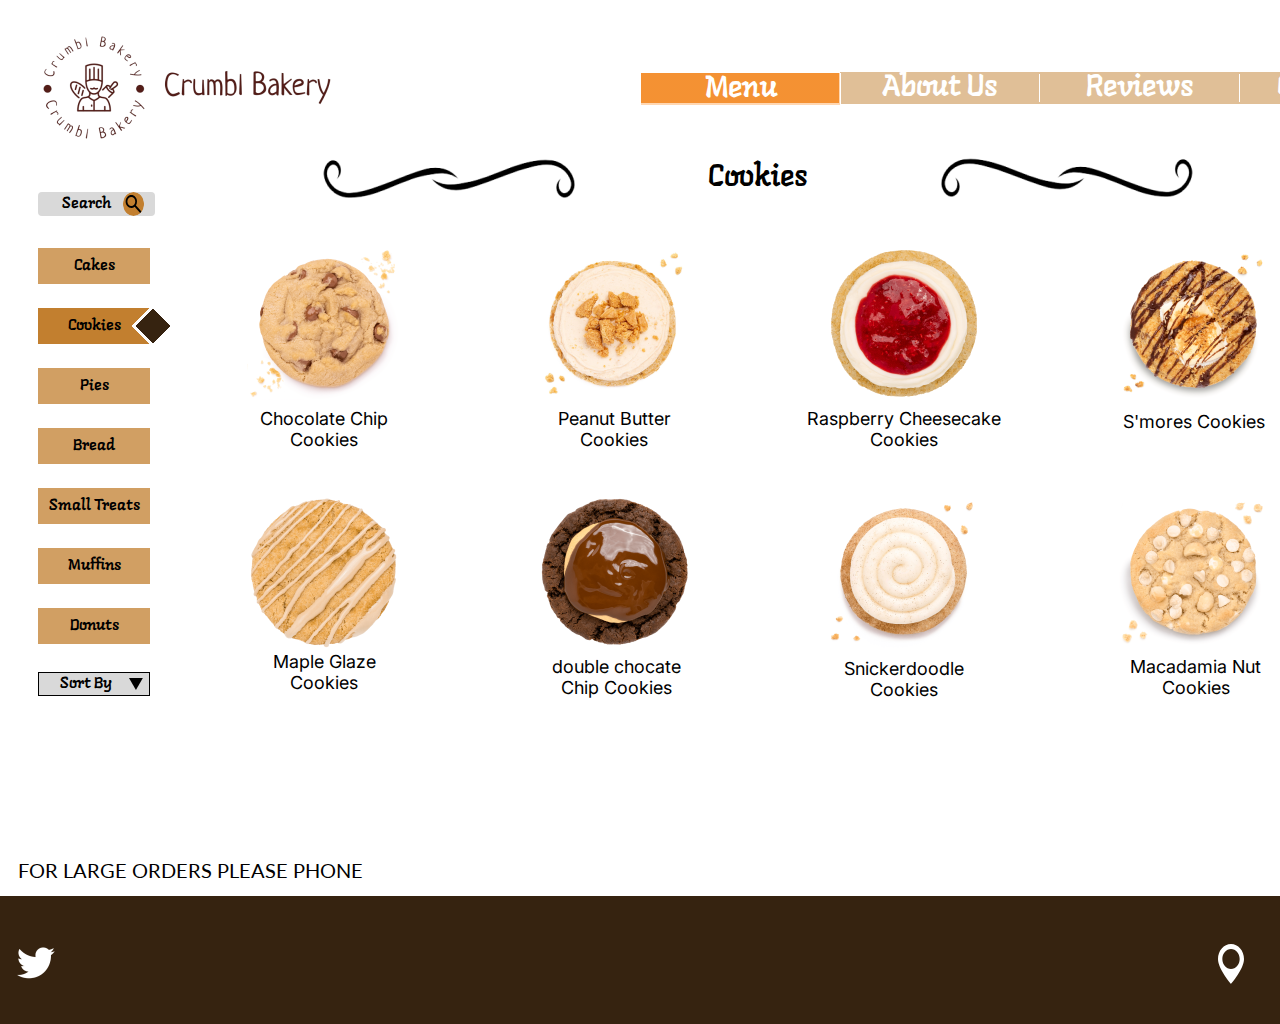
<file: index.html>
<!DOCTYPE html><html><head><meta charset="utf-8"><meta name="viewport" content="initial-scale=1, width=device-width"><link rel="stylesheet" href="CartOverlay.699e8e7e.css"><link rel="stylesheet" href="index.dc51c011.css"><link rel="stylesheet" href="https://fonts.googleapis.com/css2?family=Inter:wght@400&display=swap"><link rel="stylesheet" href="https://fonts.googleapis.com/css2?family=Langar:wght@400&display=swap"><link rel="stylesheet" href="https://fonts.googleapis.com/css2?family=Lato:wght@400;700&display=swap"></head><body> <div class="cookies-long"> <img class="cookies-long-child" alt src="rectangle-35@2x.75bf5446.png" id="rectangleImage"> <div class="cookies-long-item"></div> <img class="cookies-long-inner" alt src="rectangle-90@2x.84c500ff.png" id="rectangleIcon"> <img class="cookies-long-child1" alt src="rectangle-91@2x.714f5882.png" id="rectangleIcon1"> <div class="frame-group"> <div class="rectangle-parent2"> <div class="frame-child8"></div> <div class="menu">Menu</div> </div> <div class="rectangle-parent3"> <div class="frame-child9"></div> <div class="menu">About Us</div> </div> <div class="rectangle-parent4"> <div class="frame-child9"></div> <div class="reviews" id="reviewsText">Reviews</div> </div> <div class="rectangle-parent5"> <div class="frame-child11"></div> <div class="menu">CheckOut</div> </div> </div> <img class="material-symbolsphone-enabled-icon" alt src="materialsymbolsphoneenabledsharp.dbf5c6d5.svg"> <img class="vector-icon8" alt src="vector2.1e7bdae1.svg"> <img class="cookies-long-child2" alt src="rectangle-74@2x.6088aa4e.png"> <div class="cookies">Cookies</div> <img class="cookies-long-child3" alt src="rectangle-75@2x.11fafc10.png"> <div class="frame-container"> <div class="cakes-wrapper"> <div class="cakes">Cakes</div> </div> <div class="rectangle-parent6"> <div class="frame-child12"></div> <div class="cookies1">Cookies</div> <img class="polygon-icon" alt src="polygon-2.7a4f26f1.svg"> <div class="frame-child13"></div> <img class="frame-child14" alt src="polygon-3.efc0adae.svg"> </div> <div class="pies-wrapper"> <div class="cakes">Pies</div> </div> <div class="bread-wrapper"> <div class="cakes">Bread</div> </div> <div class="small-treats-wrapper"> <div class="cakes">Small Treats</div> </div> <div class="muffins-wrapper"> <div class="cakes">Muffins</div> </div> <div class="donuts-wrapper"> <div class="cakes">Donuts</div> </div> </div> <div class="cookies-long-child4"></div> <div class="search-wrapper"> <div class="search">Search</div> </div> <img class="material-symbolssearch-icon" alt src="materialsymbolssearch.10bcba28.svg"> <div class="rectangle-parent7"> <img class="frame-child15" alt src="rectangle-401@2x.df3ce5b0.png" id="rectangleImage3"> <div class="chocolate-chip-cookies-container"> <p class="chocolate-chip-cookies">Chocolate Chip Cookies</p> </div> </div> <div class="rectangle-parent8"> <img class="frame-child15" alt src="rectangle-411@2x.8a759814.png" id="rectangleImage4"> <div class="peanut-butter-cookies">Peanut Butter Cookies</div> </div> <div class="rectangle-parent9"> <img class="frame-child17" alt src="rectangle-421@2x.36fbc0b5.png"> <div class="raspberry-cheesecake-cookies"> Raspberry Cheesecake Cookies </div> </div> <div class="rectangle-parent10"> <img class="frame-child15" alt src="rectangle-431@2x.8f8e7a07.png"> <div class="smores-cookies">S'mores Cookies</div> </div> <div class="rectangle-parent11"> <img class="frame-child15" alt src="rectangle-92@2x.97fe4fab.png"> <div class="maple-glaze-cookies">Maple Glaze Cookies</div> </div> <div class="rectangle-parent12"> <img class="frame-child15" alt src="rectangle-94@2x.bf5e0e72.png"> <div class="double-chocate-chip">double chocate Chip Cookies</div> </div> <div class="rectangle-parent13"> <img class="frame-child15" alt src="rectangle-93@2x.b5fea7c4.png"> <div class="snickerdoodle-cookies">Snickerdoodle Cookies</div> </div> <div class="rectangle-parent14"> <img class="frame-child15" alt src="rectangle-95@2x.7bf73135.png"> <div class="macadamia-nut-cookies">Macadamia Nut Cookies</div> </div> <div class="for-large-orders">FOR LARGE ORDERS PLEASE PHONE</div> <div class="cookies-long-child5" id="rectangle8"></div> <div class="sort-by">Sort By</div> <img class="cookies-long-child6" alt src="polygon-7.f2474f09.svg"> <img class="material-symbolsshopping-cart-icon" alt src="materialsymbolsshoppingcartoutline.2925361c.svg" id="materialSymbolsshoppingCartIcon"> </div> <div id="cookiesOverlay2" class="popup-overlay" style="display:none"> <div class="cookies-overlay-2"> <img class="cookies-overlay-2-child" alt src="rectangle-106@2x.a44e58f8.png"> <div class="item-name-the-container"> <p class="item-name"> <b>Item name</b> </p> <p class="item-name"> <b>&nbsp;</b> </p> <p class="item-name"> The description of the item ex. chocolate cake with Oreo’s </p> <p class="item-name"> The ingredients of the item last ex. peanuts, milk, flour, chocolate </p> </div> <div class="add-to-cart-wrapper"> <div class="add-to-cart">add to cart</div> </div> <div class="item-price">$ 3.50</div> <div class="box-12-individual-container"> <p class="item-name">Box (12)</p> <p class="item-name">&nbsp;</p> <p class="item-name">Individual</p> </div> <div class="cookies-overlay-2-item"></div> <img class="cookies-overlay-2-inner" alt src="ellipse-7.97782b95.svg"> <div class="cookies-overlay-2-child1"></div> <div class="cookies-overlay-2-child2"></div> <div class="cookies-overlay-2-child3"></div> <div class="div4">1</div> <img class="icbaseline-minus-icon" alt src="icbaselineminus.3965eae6.svg"> <img class="icbaseline-plus-icon" alt src="icbaselineplus.48c7cc04.svg"> <img class="cookies-overlay-2-child4" alt src="rectangle-119@2x.21c37498.png"> <img class="cookies-overlay-2-child4" alt src="rectangle-119@2x.21c37498.png"> <b class="item-name-the-container"> <p class="item-name">Chocolate Chip Cookie</p> <p class="item-name">&nbsp;</p> </b> <div class="add-to-cart-wrapper"> <div class="add-to-cart">add to cart</div> </div> <div class="item-price">$ 1.00</div> <div class="box-12-individual-container"> <p class="item-name">Box (12)</p> <p class="item-name">&nbsp;</p> <p class="item-name">Individual</p> </div> <div class="cookies-overlay-2-item"></div> <img class="cookies-overlay-2-inner" alt src="ellipse-7.97782b95.svg"> <div class="cookies-overlay-2-child1"></div> <div class="cookies-overlay-2-child2"></div> <div class="cookies-overlay-2-child3"></div> <div class="div4">1</div> <img class="icbaseline-minus-icon" alt src="icbaselineminus.3965eae6.svg"> <img class="icbaseline-plus-icon" alt src="icbaselineplus.48c7cc04.svg"> <div class="cookies-overlay-2-child9"></div> </div> </div> <div id="frameContainer" class="popup-overlay" style="display:none"> <div class="rectangle-parent"> <div class="frame-child"></div> <div class="frame-item"></div> <div class="price-low-">Price Low - High</div> <div class="price-high-">Price High - Low</div> </div> </div> <div id="cartOverlayContainer" class="popup-overlay" style="display:none"> <div class="cart-overlay"> <div class="cart-overlay-child"></div> <div class="item-count"> <img class="tablertrash-x-filled-icon" alt src="tablertrashxfilled.dcddf50c.svg"> <img class="vector-icon" alt src="vector.1de5db73.svg"> <img class="vector-icon1" alt src="vector1.91e4d1bd.svg"> <div class="item-count-child"></div> <div class="div">3</div> </div> <div class="item-count1"> <img class="tablertrash-x-filled-icon" alt src="tablertrashxfilled.dcddf50c.svg"> <img class="vector-icon" alt src="vector.1de5db73.svg"> <img class="vector-icon1" alt src="vector1.91e4d1bd.svg"> <div class="item-count-child"></div> <div class="div">2</div> </div> <div class="item-count2"> <img class="tablertrash-x-filled-icon" alt src="tablertrashxfilled.dcddf50c.svg"> <img class="vector-icon" alt src="vector.1de5db73.svg"> <img class="vector-icon1" alt src="vector1.91e4d1bd.svg"> <div class="item-count-child"></div> <div class="div">1</div> </div> <div class="item-count3"> <img class="tablertrash-x-filled-icon" alt src="tablertrashxfilled.dcddf50c.svg"> <img class="vector-icon" alt src="vector.1de5db73.svg"> <img class="vector-icon1" alt src="vector1.91e4d1bd.svg"> <div class="item-count-child"></div> <div class="div">7</div> </div> <div class="rectangle-group"> <div class="frame-child1"></div> <img class="rectangle-icon" alt src="rectangle-41@2x.e80508c5.png"> <div class="item-1">Item 1</div> </div> <div class="frame-parent"> <div class="rectangle-container"> <div class="frame-child1"></div> <img class="rectangle-icon" alt src="rectangle-43@2x.1efe62dc.png"> <div class="item-2">Item 2</div> </div> <div class="check-out-wrapper"> <div class="check-out">Check-Out</div> </div> </div> <div class="frame-div"> <div class="frame-child1"></div> <img class="frame-child5" alt src="rectangle-42@2x.046e5b5a.png"> <div class="item-3">Item 3</div> </div> <div class="rectangle-parent1"> <div class="frame-child1"></div> <img class="frame-child7" alt src="rectangle-40@2x.1ca48ff1.png"> <div class="item-3">Item 4</div> </div> </div> </div> <script>var e=document.getElementById("rectangleImage");e&&e.addEventListener("click",function(e){});var t=document.getElementById("rectangleIcon");t&&t.addEventListener("click",function(){window.open("https://twitter.com/")});var n=document.getElementById("rectangleIcon1");n&&n.addEventListener("click",function(){window.open("https://www.instagram.com/")});var a=document.getElementById("reviewsText");a&&a.addEventListener("click",function(e){});var c=document.getElementById("rectangleImage3");c&&c.addEventListener("click",function(){var e=document.getElementById("cookiesOverlay2");if(e){var t=e.style;t&&(t.display="flex",t.zIndex=100,t.backgroundColor="rgba(113, 113, 113, 0.3)",t.alignItems="center",t.justifyContent="center"),e.setAttribute("closable","");var n=e.onClick||function(n){n.target===e&&e.hasAttribute("closable")&&(t.display="none")};e.addEventListener("click",n)}});var r=document.getElementById("rectangleImage4");r&&r.addEventListener("click",function(){var e=document.getElementById("cookiesOverlay2");if(e){var t=e.style;t&&(t.display="flex",t.zIndex=100,t.backgroundColor="rgba(113, 113, 113, 0.3)",t.alignItems="center",t.justifyContent="center"),e.setAttribute("closable","");var n=e.onClick||function(n){n.target===e&&e.hasAttribute("closable")&&(t.display="none")};e.addEventListener("click",n)}});var i=document.getElementById("rectangle8");i&&i.addEventListener("click",function(){var e=document.getElementById("frameContainer");if(e){var t=e.style;t&&(t.display="flex",t.zIndex=100,t.backgroundColor="rgba(113, 113, 113, 0.3)",t.alignItems="center",t.justifyContent="center"),e.setAttribute("closable","");var n=e.onClick||function(n){n.target===e&&e.hasAttribute("closable")&&(t.display="none")};e.addEventListener("click",n)}});var l=document.getElementById("materialSymbolsshoppingCartIcon");l&&l.addEventListener("click",function(){var e=document.getElementById("cartOverlayContainer");if(e){var t=e.style;t&&(t.display="flex",t.zIndex=100,t.backgroundColor="rgba(113, 113, 113, 0.3)",t.alignItems="center",t.justifyContent="center"),e.setAttribute("closable","");var n=e.onClick||function(n){n.target===e&&e.hasAttribute("closable")&&(t.display="none")};e.addEventListener("click",n)}});</script> </body></html>
</file>
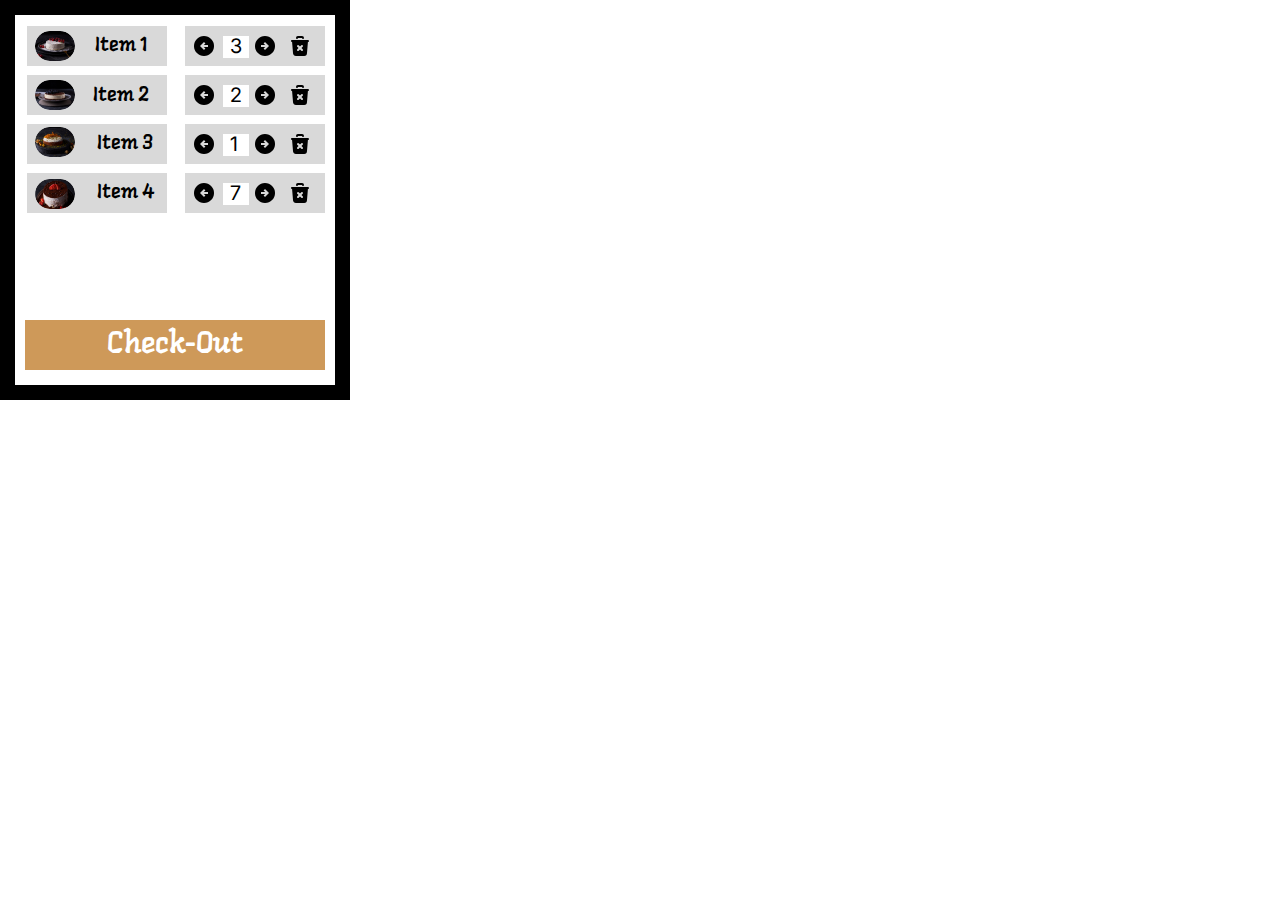
<file: CartOverlay.html>
<!DOCTYPE html><html><head><meta charset="utf-8"><meta name="viewport" content="initial-scale=1, width=device-width"><link rel="stylesheet" href="CartOverlay.699e8e7e.css"><link rel="stylesheet" href="CartOverlay.71318eb1.css"><link rel="stylesheet" href="https://fonts.googleapis.com/css2?family=Inter:wght@400&display=swap"><link rel="stylesheet" href="https://fonts.googleapis.com/css2?family=Langar:wght@400&display=swap"><link rel="stylesheet" href="https://fonts.googleapis.com/css2?family=Lato:wght@400;700&display=swap"></head><body> <div class="cart-overlay"> <div class="cart-overlay-child"></div> <div class="item-count"> <img class="tablertrash-x-filled-icon" alt src="tablertrashxfilled.dcddf50c.svg"> <img class="vector-icon" alt src="vector.1de5db73.svg"> <img class="vector-icon1" alt src="vector1.91e4d1bd.svg"> <div class="item-count-child"></div> <div class="div">3</div> </div> <div class="item-count1"> <img class="tablertrash-x-filled-icon" alt src="tablertrashxfilled.dcddf50c.svg"> <img class="vector-icon" alt src="vector.1de5db73.svg"> <img class="vector-icon1" alt src="vector1.91e4d1bd.svg"> <div class="item-count-child"></div> <div class="div">2</div> </div> <div class="item-count2"> <img class="tablertrash-x-filled-icon" alt src="tablertrashxfilled.dcddf50c.svg"> <img class="vector-icon" alt src="vector.1de5db73.svg"> <img class="vector-icon1" alt src="vector1.91e4d1bd.svg"> <div class="item-count-child"></div> <div class="div">1</div> </div> <div class="item-count3"> <img class="tablertrash-x-filled-icon" alt src="tablertrashxfilled.dcddf50c.svg"> <img class="vector-icon" alt src="vector.1de5db73.svg"> <img class="vector-icon1" alt src="vector1.91e4d1bd.svg"> <div class="item-count-child"></div> <div class="div">7</div> </div> <div class="rectangle-group"> <div class="frame-child1"></div> <img class="rectangle-icon" alt src="rectangle-41@2x.e80508c5.png"> <div class="item-1">Item 1</div> </div> <div class="frame-parent"> <div class="rectangle-container"> <div class="frame-child1"></div> <img class="rectangle-icon" alt src="rectangle-43@2x.1efe62dc.png"> <div class="item-2">Item 2</div> </div> <div class="check-out-wrapper"> <div class="check-out">Check-Out</div> </div> </div> <div class="frame-div"> <div class="frame-child1"></div> <img class="frame-child5" alt src="rectangle-42@2x.046e5b5a.png"> <div class="item-3">Item 3</div> </div> <div class="rectangle-parent1"> <div class="frame-child1"></div> <img class="frame-child7" alt src="rectangle-40@2x.1ca48ff1.png"> <div class="item-3">Item 4</div> </div> </div> </body></html>
</file>
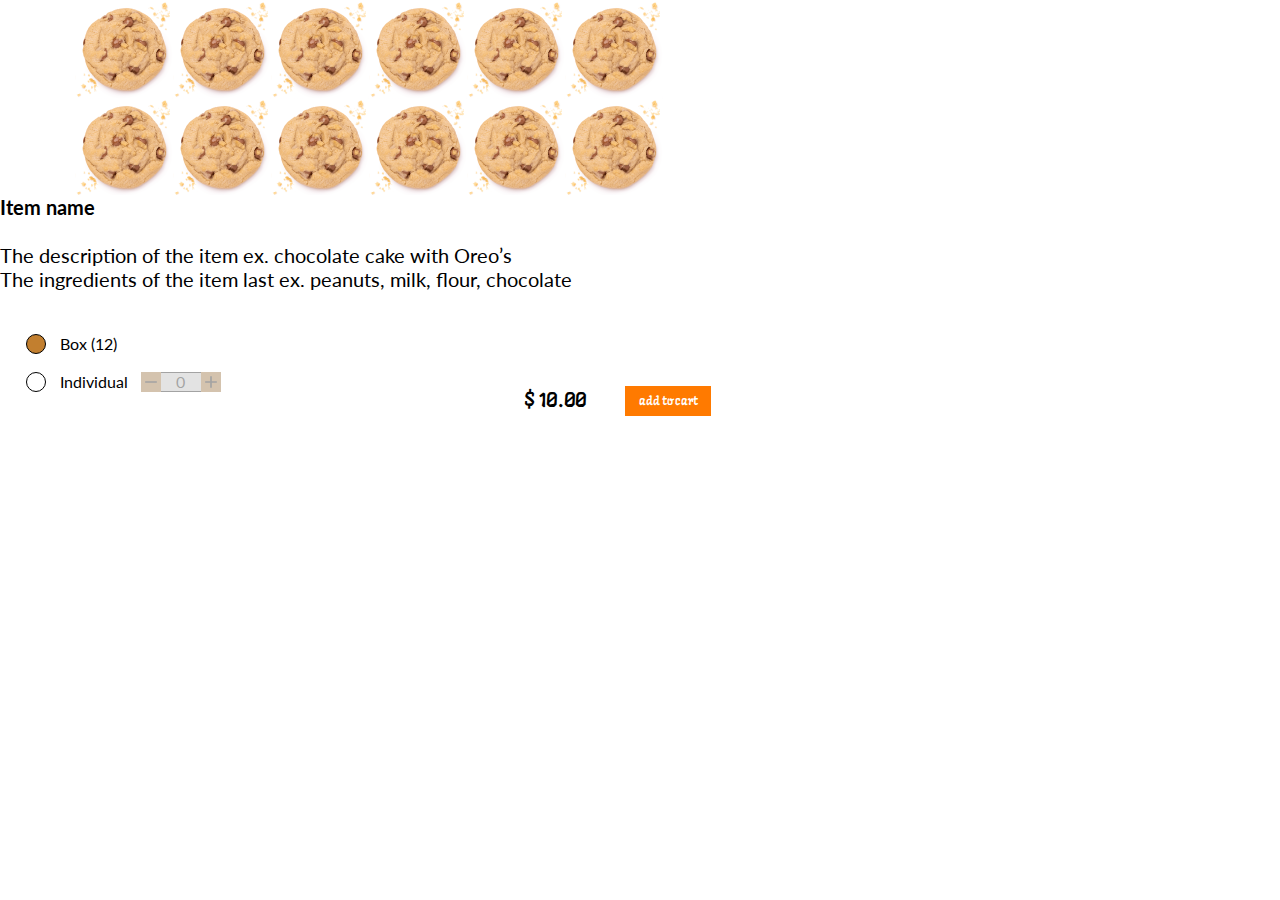
<file: CookiesOverlay.html>
<!DOCTYPE html><html><head><meta charset="utf-8"><meta name="viewport" content="initial-scale=1, width=device-width"><link rel="stylesheet" href="CartOverlay.699e8e7e.css"><link rel="stylesheet" href="CookiesOverlay.37e0294f.css"><link rel="stylesheet" href="https://fonts.googleapis.com/css2?family=Inter:wght@400&display=swap"><link rel="stylesheet" href="https://fonts.googleapis.com/css2?family=Langar:wght@400&display=swap"><link rel="stylesheet" href="https://fonts.googleapis.com/css2?family=Lato:wght@400;700&display=swap"></head><body> <div class="cookies-overlay"> <img class="cookies-overlay-child" alt src="rectangle-1061@2x.59f084f5.png"> <div class="item-name-the-container3"> <p class="item-name3"> <b>Item name</b> </p> <p class="item-name3"> <b>&nbsp;</b> </p> <p class="item-name3"> The description of the item ex. chocolate cake with Oreo’s </p> <p class="item-name3"> The ingredients of the item last ex. peanuts, milk, flour, chocolate </p> </div> <div class="add-to-cart-wrapper4"> <div class="add-to-cart6">add to cart</div> </div> <div class="item-price6">$ 10.00</div> <div class="box-12-individual-container6"> <p class="item-name3">Box (12)</p> <p class="item-name3">&nbsp;</p> <p class="item-name3">Individual</p> </div> <div class="cookies-overlay-item"></div> <img class="cookies-overlay-inner" alt src="ellipse-71.230fa7f4.svg"> <div class="cookies-overlay-child1"></div> <div class="cookies-overlay-child2"></div> <div class="cookies-overlay-child3"></div> <div class="div10">0</div> <img class="icbaseline-minus-icon6" alt src="icbaselineminus.3965eae6.svg"> <img class="icbaseline-plus-icon6" alt src="icbaselineplus.48c7cc04.svg"> <div class="cookies-overlay-child4"></div> <div class="chroma"></div> </div> </body></html>
</file>
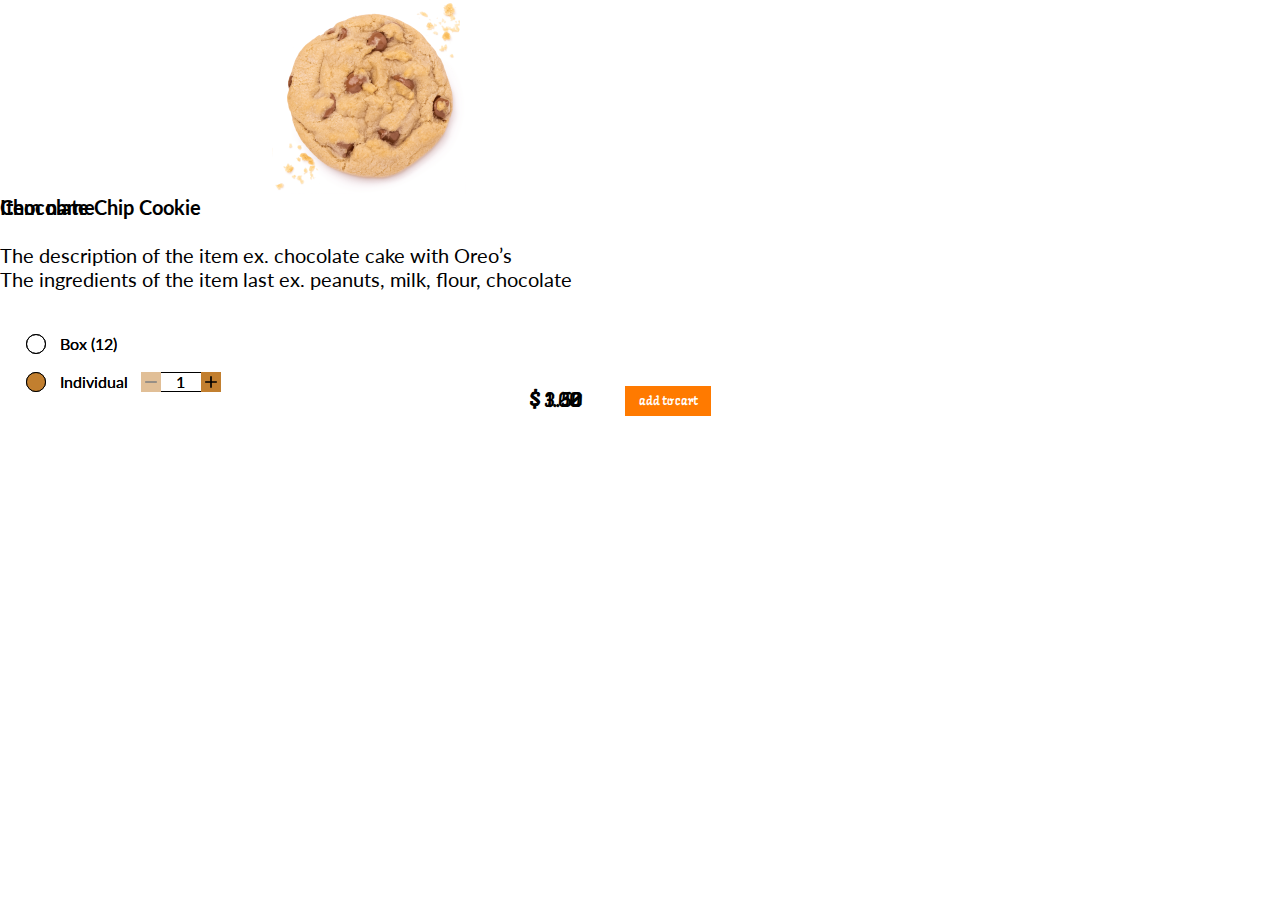
<file: CookiesOverlay2.html>
<!DOCTYPE html><html><head><meta charset="utf-8"><meta name="viewport" content="initial-scale=1, width=device-width"><link rel="stylesheet" href="CartOverlay.699e8e7e.css"><link rel="stylesheet" href="CookiesOverlay2.e2868606.css"><link rel="stylesheet" href="https://fonts.googleapis.com/css2?family=Inter:wght@400&display=swap"><link rel="stylesheet" href="https://fonts.googleapis.com/css2?family=Langar:wght@400&display=swap"><link rel="stylesheet" href="https://fonts.googleapis.com/css2?family=Lato:wght@400;700&display=swap"></head><body> <div class="cookies-overlay-2"> <img class="cookies-overlay-2-child" alt src="rectangle-106@2x.a44e58f8.png"> <div class="item-name-the-container"> <p class="item-name"> <b>Item name</b> </p> <p class="item-name"> <b>&nbsp;</b> </p> <p class="item-name"> The description of the item ex. chocolate cake with Oreo’s </p> <p class="item-name"> The ingredients of the item last ex. peanuts, milk, flour, chocolate </p> </div> <div class="add-to-cart-wrapper"> <div class="add-to-cart">add to cart</div> </div> <div class="item-price">$ 3.50</div> <div class="box-12-individual-container"> <p class="item-name">Box (12)</p> <p class="item-name">&nbsp;</p> <p class="item-name">Individual</p> </div> <div class="cookies-overlay-2-item"></div> <img class="cookies-overlay-2-inner" alt src="ellipse-7.97782b95.svg"> <div class="cookies-overlay-2-child1"></div> <div class="cookies-overlay-2-child2"></div> <div class="cookies-overlay-2-child3"></div> <div class="div4">1</div> <img class="icbaseline-minus-icon" alt src="icbaselineminus.3965eae6.svg"> <img class="icbaseline-plus-icon" alt src="icbaselineplus.48c7cc04.svg"> <img class="cookies-overlay-2-child4" alt src="rectangle-119@2x.21c37498.png"> <img class="cookies-overlay-2-child4" alt src="rectangle-119@2x.21c37498.png"> <b class="item-name-the-container"> <p class="item-name">Chocolate Chip Cookie</p> <p class="item-name">&nbsp;</p> </b> <div class="add-to-cart-wrapper"> <div class="add-to-cart">add to cart</div> </div> <div class="item-price">$ 1.00</div> <div class="box-12-individual-container"> <p class="item-name">Box (12)</p> <p class="item-name">&nbsp;</p> <p class="item-name">Individual</p> </div> <div class="cookies-overlay-2-item"></div> <img class="cookies-overlay-2-inner" alt src="ellipse-7.97782b95.svg"> <div class="cookies-overlay-2-child1"></div> <div class="cookies-overlay-2-child2"></div> <div class="cookies-overlay-2-child3"></div> <div class="div4">1</div> <img class="icbaseline-minus-icon" alt src="icbaselineminus.3965eae6.svg"> <img class="icbaseline-plus-icon" alt src="icbaselineplus.48c7cc04.svg"> <div class="cookies-overlay-2-child9"></div> </div> </body></html>
</file>
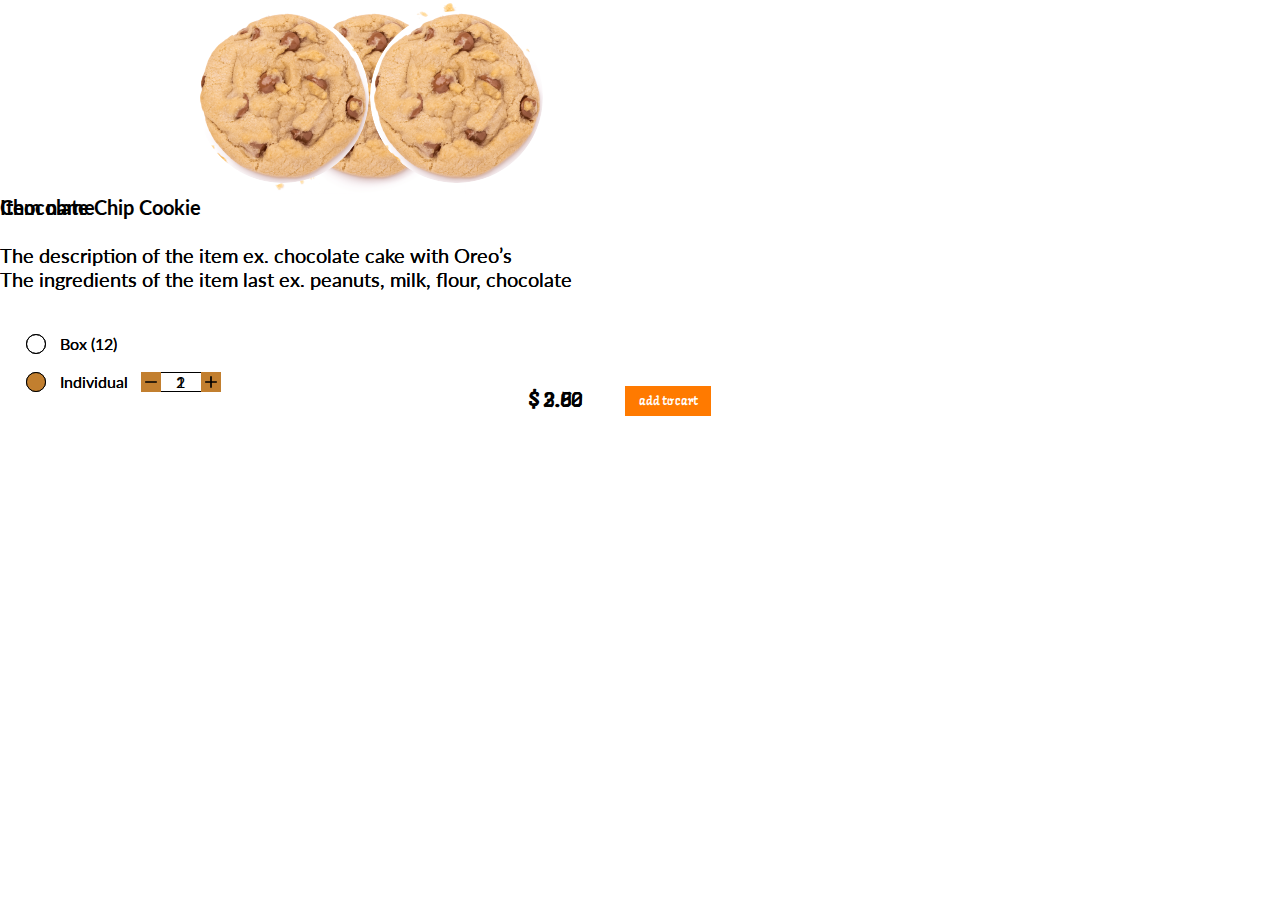
<file: CookiesOverlay3.html>
<!DOCTYPE html><html><head><meta charset="utf-8"><meta name="viewport" content="initial-scale=1, width=device-width"><link rel="stylesheet" href="CartOverlay.699e8e7e.css"><link rel="stylesheet" href="CookiesOverlay3.fc373390.css"><link rel="stylesheet" href="https://fonts.googleapis.com/css2?family=Inter:wght@400&display=swap"><link rel="stylesheet" href="https://fonts.googleapis.com/css2?family=Langar:wght@400&display=swap"><link rel="stylesheet" href="https://fonts.googleapis.com/css2?family=Lato:wght@400;700&display=swap"></head><body> <div class="cookies-overlay-3"> <img class="cookies-overlay-3-child" alt src="rectangle-106@2x.a44e58f8.png"> <div class="item-name-the-container2"> <p class="item-name2"> <b>Item name</b> </p> <p class="item-name2"> <b>&nbsp;</b> </p> <p class="item-name2"> The description of the item ex. chocolate cake with Oreo’s </p> <p class="item-name2"> The ingredients of the item last ex. peanuts, milk, flour, chocolate </p> </div> <div class="add-to-cart-wrapper2"> <div class="add-to-cart4">add to cart</div> </div> <div class="item-price4">$ 3.50</div> <div class="box-12-individual-container4"> <p class="item-name2">Box (12)</p> <p class="item-name2">&nbsp;</p> <p class="item-name2">Individual</p> </div> <div class="cookies-overlay-3-item"></div> <img class="cookies-overlay-3-inner" alt src="ellipse-7.97782b95.svg"> <div class="cookies-overlay-3-child1"></div> <div class="cookies-overlay-3-child2"></div> <div class="cookies-overlay-3-child3"></div> <div class="div8">1</div> <img class="icbaseline-minus-icon4" alt src="icbaselineminus.3965eae6.svg"> <img class="icbaseline-plus-icon4" alt src="icbaselineplus.48c7cc04.svg"> <img class="cookies-overlay-3-child4" alt src="rectangle-119@2x.21c37498.png"> <div class="cookies-overlay-3-child5"></div> <img class="cookies-overlay-3-child6" alt src="rectangle-119@2x.21c37498.png"> <div class="item-name-the-container2"> <p class="item-name2"> <b>Chocolate Chip Cookie</b> </p> <p class="item-name2"> <b>&nbsp;</b> </p> <p class="item-name2"> The description of the item ex. chocolate cake with Oreo’s </p> <p class="item-name2"> The ingredients of the item last ex. peanuts, milk, flour, chocolate </p> </div> <div class="add-to-cart-wrapper2"> <div class="add-to-cart4">add to cart</div> </div> <div class="item-price4">$ 2.00</div> <div class="box-12-individual-container4"> <p class="item-name2">Box (12)</p> <p class="item-name2">&nbsp;</p> <p class="item-name2">Individual</p> </div> <div class="cookies-overlay-3-item"></div> <img class="cookies-overlay-3-inner" alt src="ellipse-7.97782b95.svg"> <div class="cookies-overlay-3-child1"></div> <div class="cookies-overlay-3-child2"></div> <div class="cookies-overlay-3-child3"></div> <div class="div8">2</div> <img class="icbaseline-minus-icon4" alt src="icbaselineminus.3965eae6.svg"> <img class="icbaseline-plus-icon4" alt src="icbaselineplus.48c7cc04.svg"> </div> </body></html>
</file>
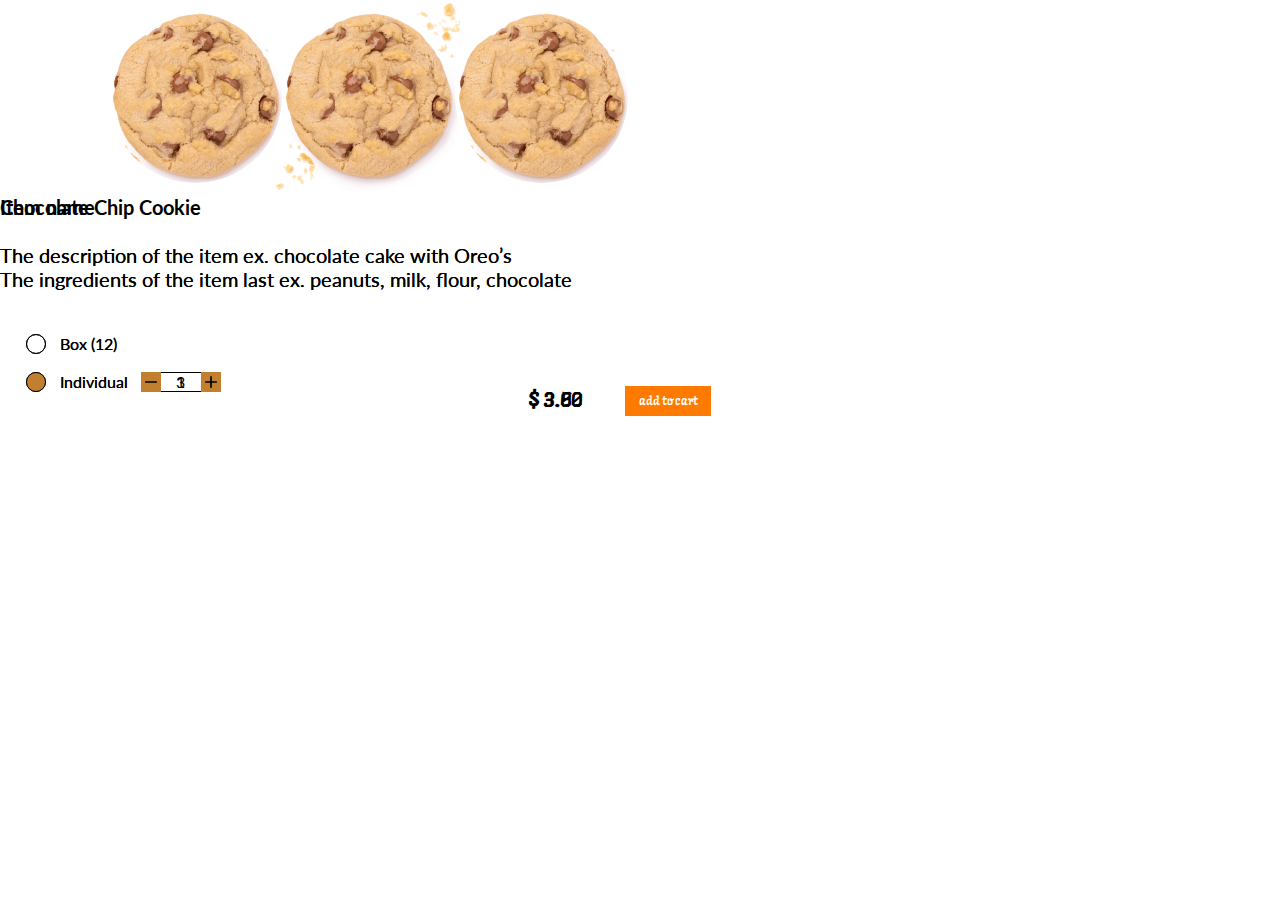
<file: CookiesOverlay4.html>
<!DOCTYPE html><html><head><meta charset="utf-8"><meta name="viewport" content="initial-scale=1, width=device-width"><link rel="stylesheet" href="CartOverlay.699e8e7e.css"><link rel="stylesheet" href="CookiesOverlay4.31353292.css"><link rel="stylesheet" href="https://fonts.googleapis.com/css2?family=Inter:wght@400&display=swap"><link rel="stylesheet" href="https://fonts.googleapis.com/css2?family=Langar:wght@400&display=swap"><link rel="stylesheet" href="https://fonts.googleapis.com/css2?family=Lato:wght@400;700&display=swap"></head><body> <div class="cookies-overlay-4"> <img class="cookies-overlay-4-child" alt src="rectangle-106@2x.a44e58f8.png"> <div class="item-name-the-container1"> <p class="item-name1"> <b>Item name</b> </p> <p class="item-name1"> <b>&nbsp;</b> </p> <p class="item-name1"> The description of the item ex. chocolate cake with Oreo’s </p> <p class="item-name1"> The ingredients of the item last ex. peanuts, milk, flour, chocolate </p> </div> <div class="add-to-cart-frame"> <div class="add-to-cart2">add to cart</div> </div> <div class="item-price2">$ 3.50</div> <div class="box-12-individual-container2"> <p class="item-name1">Box (12)</p> <p class="item-name1">&nbsp;</p> <p class="item-name1">Individual</p> </div> <div class="cookies-overlay-4-item"></div> <img class="cookies-overlay-4-inner" alt src="ellipse-7.97782b95.svg"> <div class="cookies-overlay-4-child1"></div> <div class="cookies-overlay-4-child2"></div> <div class="cookies-overlay-4-child3"></div> <div class="div6">1</div> <img class="icbaseline-minus-icon2" alt src="icbaselineminus.3965eae6.svg"> <img class="icbaseline-plus-icon2" alt src="icbaselineplus.48c7cc04.svg"> <img class="cookies-overlay-4-child4" alt src="rectangle-119@2x.21c37498.png"> <img class="cookies-overlay-4-child5" alt src="rectangle-119@2x.21c37498.png"> <img class="cookies-overlay-4-child6" alt src="rectangle-119@2x.21c37498.png"> <div class="item-name-the-container1"> <p class="item-name1"> <b>Chocolate Chip Cookie</b> </p> <p class="item-name1"> <b>&nbsp;</b> </p> <p class="item-name1"> The description of the item ex. chocolate cake with Oreo’s </p> <p class="item-name1"> The ingredients of the item last ex. peanuts, milk, flour, chocolate </p> </div> <div class="add-to-cart-frame"> <div class="add-to-cart2">add to cart</div> </div> <div class="item-price2">$ 3.00</div> <div class="box-12-individual-container2"> <p class="item-name1">Box (12)</p> <p class="item-name1">&nbsp;</p> <p class="item-name1">Individual</p> </div> <div class="cookies-overlay-4-item"></div> <img class="cookies-overlay-4-inner" alt src="ellipse-7.97782b95.svg"> <div class="cookies-overlay-4-child1"></div> <div class="cookies-overlay-4-child2"></div> <div class="cookies-overlay-4-child3"></div> <div class="div6">3</div> <img class="icbaseline-minus-icon2" alt src="icbaselineminus.3965eae6.svg"> <img class="icbaseline-plus-icon2" alt src="icbaselineplus.48c7cc04.svg"> </div> </body></html>
</file>
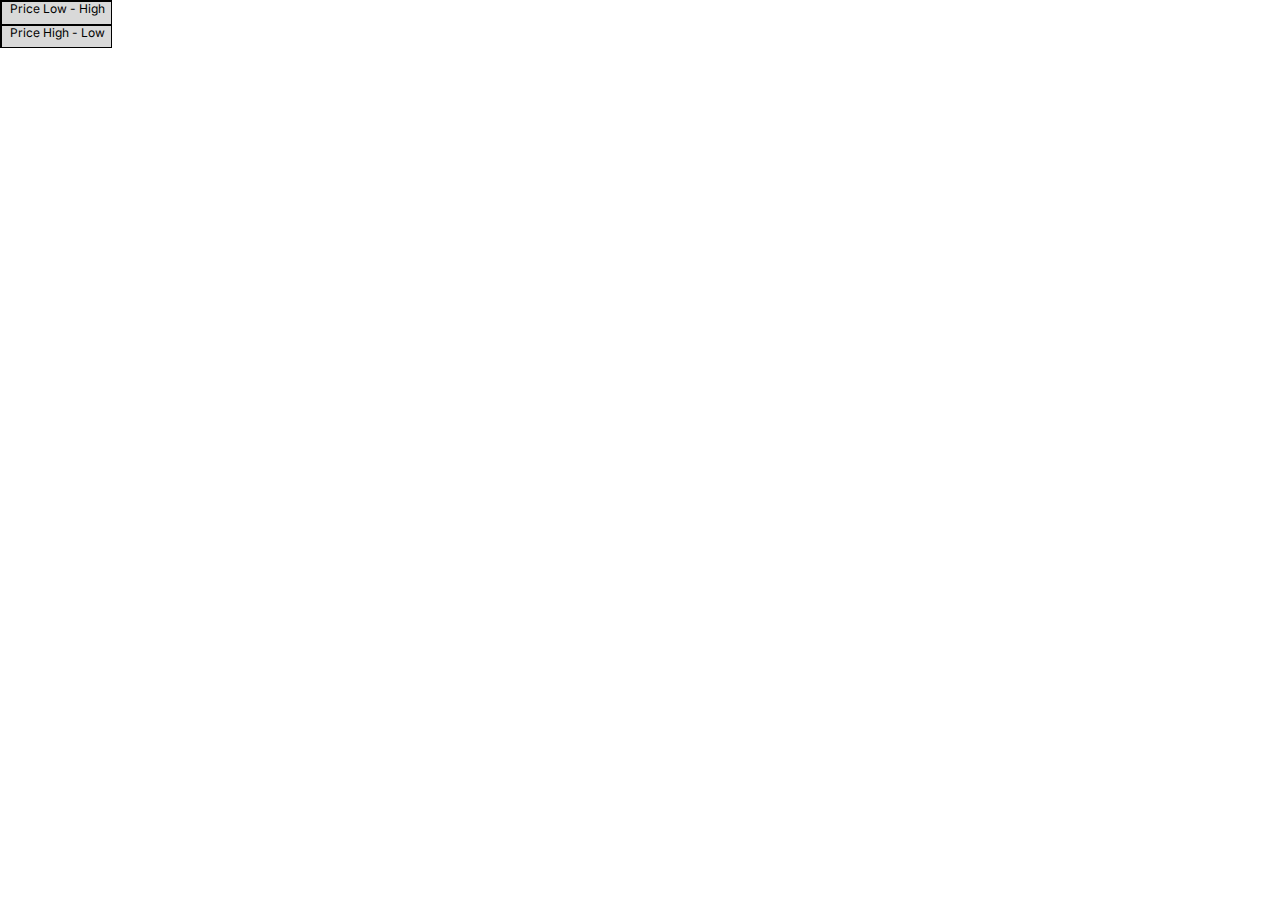
<file: Frame12.html>
<!DOCTYPE html><html><head><meta charset="utf-8"><meta name="viewport" content="initial-scale=1, width=device-width"><link rel="stylesheet" href="CartOverlay.699e8e7e.css"><link rel="stylesheet" href="Frame12.907b79e9.css"><link rel="stylesheet" href="https://fonts.googleapis.com/css2?family=Inter:wght@400&display=swap"><link rel="stylesheet" href="https://fonts.googleapis.com/css2?family=Langar:wght@400&display=swap"><link rel="stylesheet" href="https://fonts.googleapis.com/css2?family=Lato:wght@400;700&display=swap"></head><body> <div class="rectangle-parent"> <div class="frame-child"></div> <div class="frame-item"></div> <div class="price-low-">Price Low - High</div> <div class="price-high-">Price High - Low</div> </div> </body></html>
</file>
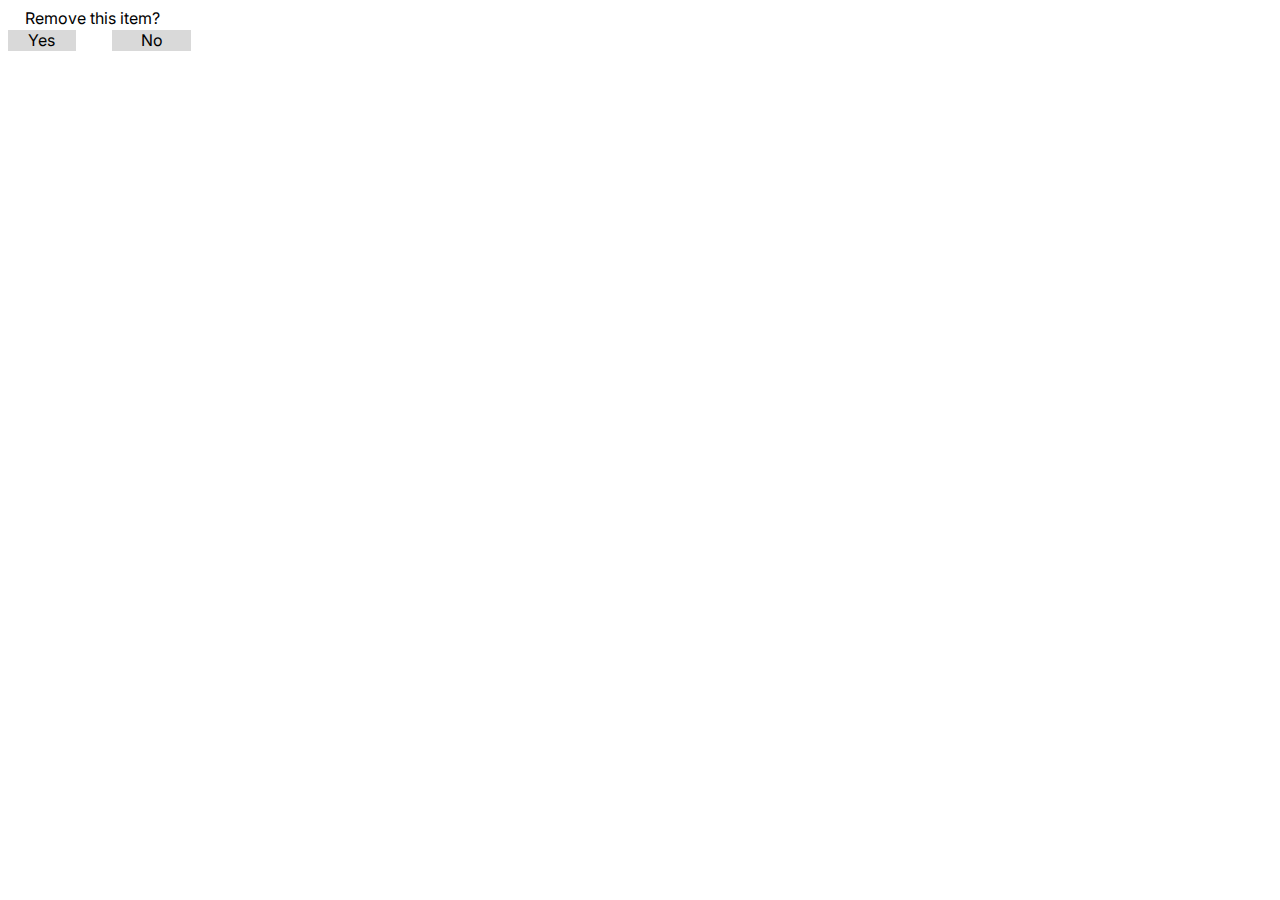
<file: Frame5.html>
<!DOCTYPE html><html><head><meta charset="utf-8"><meta name="viewport" content="initial-scale=1, width=device-width"><link rel="stylesheet" href="CartOverlay.699e8e7e.css"><link rel="stylesheet" href="Frame5.04e464fb.css"><link rel="stylesheet" href="https://fonts.googleapis.com/css2?family=Inter:wght@400&display=swap"><link rel="stylesheet" href="https://fonts.googleapis.com/css2?family=Langar:wght@400&display=swap"><link rel="stylesheet" href="https://fonts.googleapis.com/css2?family=Lato:wght@400;700&display=swap"></head><body> <div class="remove-this-item-parent"> <div class="remove-this-item">Remove this item?</div> <div class="frame-inner"></div> <div class="rectangle-div"></div> <div class="yes">Yes</div> <div class="no">No</div> </div> </body></html>
</file>
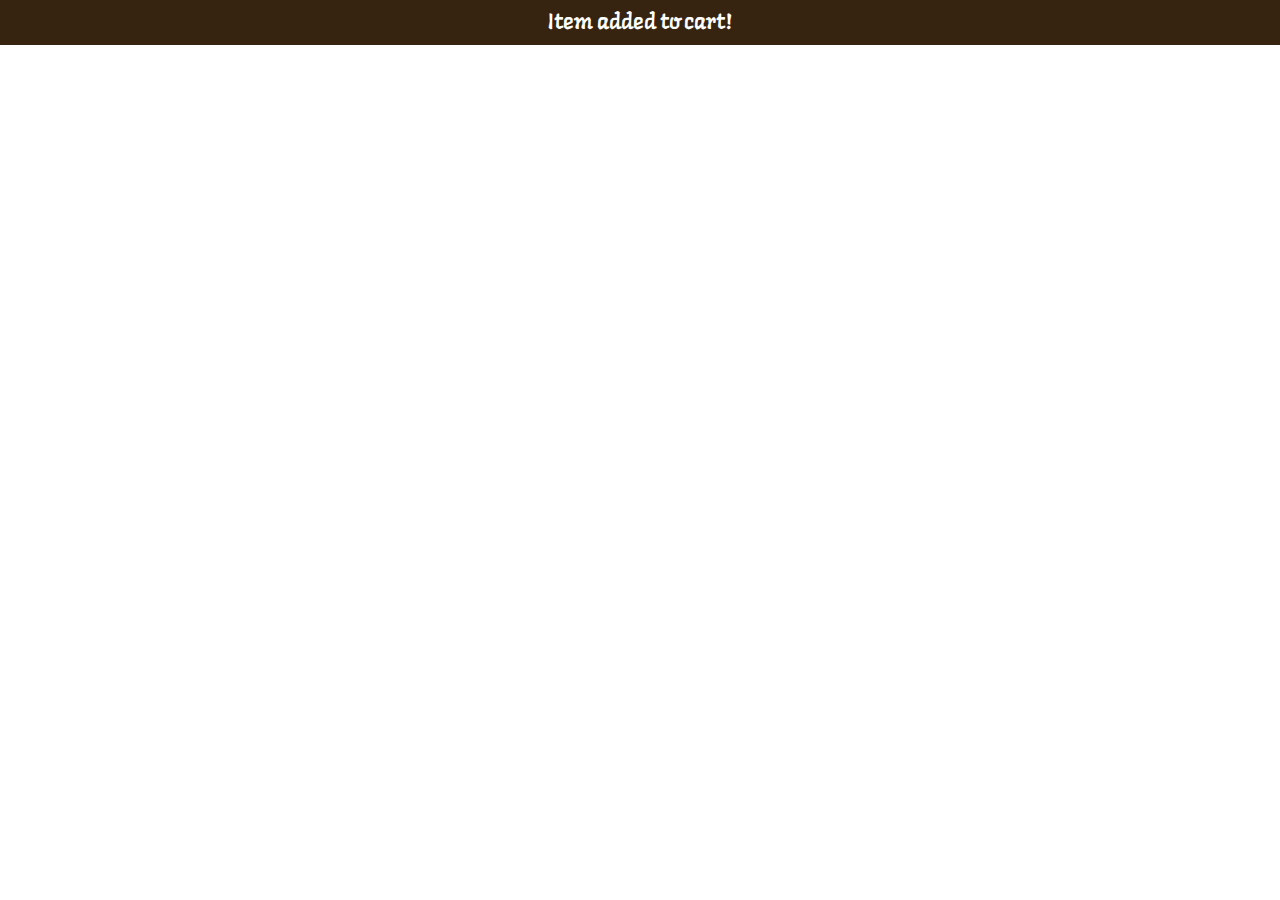
<file: Frame9.html>
<!DOCTYPE html><html><head><meta charset="utf-8"><meta name="viewport" content="initial-scale=1, width=device-width"><link rel="stylesheet" href="CartOverlay.699e8e7e.css"><link rel="stylesheet" href="Frame9.decc82a0.css"><link rel="stylesheet" href="https://fonts.googleapis.com/css2?family=Inter:wght@400&display=swap"><link rel="stylesheet" href="https://fonts.googleapis.com/css2?family=Langar:wght@400&display=swap"><link rel="stylesheet" href="https://fonts.googleapis.com/css2?family=Lato:wght@400;700&display=swap"></head><body> <div class="item-added-to-cart-parent"> <div class="item-added-to">Item added to cart!</div> </div> </body></html>
</file>
<file: CartOverlay.699e8e7e.css>
body{margin:0;line-height:normal}.popup-overlay{flex-direction:column;display:flex;position:fixed;inset:0}:root{--font-inter:Inter;--font-langar:Langar;--font-lato:Lato;--font-size-xs:12px;--font-size-base:16px;--font-size-xl:20px;--font-size-11xl:30px;--font-size-lg:18px;--color-white:#fff;--color-black:#000;--color-gainsboro-100:#d9d9d9;--color-peru-100:#c27f2f;--color-peru-200:#c27f2fbf;--color-gray-100:#362310;--color-darkorange-100:#ff7a00;--br-6xl:25px;--br-341xl:360px}
/*# sourceMappingURL=CartOverlay.699e8e7e.css.map */
</file>
<file: index.dc51c011.css>
.cookies-long-child{object-fit:cover;cursor:pointer;width:296px;height:112px;position:absolute;top:32px;left:38px}.cookies-long-item{background-color:var(--color-gray-100);width:1440px;height:128px;position:absolute;bottom:0;left:calc(50% - 720px)}.cookies-long-child1,.cookies-long-inner{object-fit:cover;cursor:pointer;width:40px;height:40px;position:absolute;bottom:40px;left:calc(50% - 624px)}.cookies-long-child1{left:calc(50% - 684px)}.frame-child8,.menu{width:200px;height:32px;position:absolute;top:0;left:0}.frame-child8{border-right:1px solid var(--color-white);box-sizing:border-box;background-color:#ff7a004d}.menu{justify-content:center;align-items:center;display:flex}.frame-child9,.rectangle-parent2{box-sizing:border-box;width:200px;position:absolute;left:0}.rectangle-parent2{border:1px solid var(--color-white);background:linear-gradient(#ff7a004d,#ff7a004d),#ff7a004d;height:32px;top:0}.frame-child9{border-right:1px solid var(--color-white);height:28px;top:2px}.rectangle-parent3{left:200px}.frame-child11,.rectangle-parent3,.rectangle-parent4,.reviews{width:200px;height:32px;position:absolute;top:0}.reviews{cursor:pointer;justify-content:center;align-items:center;display:flex;left:0}.frame-child11,.rectangle-parent4{left:400px}.frame-child11{height:28px;top:2px;left:0}.frame-group,.rectangle-parent5{width:200px;height:32px;position:absolute;top:0;left:600px}.frame-group{font-size:var(--font-size-11xl);color:var(--color-white);font-family:var(--font-langar);background-color:#c27f2f80;width:800px;top:72px;left:640px}.material-symbolsphone-enabled-icon,.vector-icon8{width:40px;height:40px;position:absolute;top:944px;left:1309px;overflow:hidden}.vector-icon8{width:2.08%;max-width:100%;height:3.91%;max-height:100%;inset:92.19% 2.78% 3.91% 95.14%}.cookies-long-child2{object-fit:cover;width:403px;height:52px;position:absolute;top:153px;left:200px}.cookies{font-size:var(--font-size-11xl);font-family:var(--font-langar);justify-content:center;align-items:center;width:366px;height:49px;display:flex;position:absolute;top:153px;left:575px}.cookies-long-child3{object-fit:cover;width:403px;height:52px;position:absolute;top:152px;left:913px}.cakes{justify-content:center;align-items:center;display:flex;top:0}.cakes,.cakes-wrapper,.cookies1,.frame-child12{width:112px;height:36px;position:absolute;left:0}.cakes-wrapper{background-color:var(--color-peru-200);top:0}.cookies1,.frame-child12{top:1px}.frame-child12{background-color:var(--color-peru-100)}.cookies1{justify-content:center;align-items:center;display:flex}.frame-child13,.polygon-icon{width:36px;height:36px;position:absolute;top:1px;left:94px}.frame-child13{background-color:var(--color-white);width:4px;top:0;left:112px}.frame-child14{width:34px;height:34px;position:absolute;top:2px;left:98px}.rectangle-parent6{width:132px;height:37px;position:absolute;top:59px;left:0}.bread-wrapper,.donuts-wrapper,.muffins-wrapper,.pies-wrapper,.small-treats-wrapper{background-color:var(--color-peru-200);width:112px;height:36px;position:absolute;top:120px;left:0}.bread-wrapper,.donuts-wrapper,.muffins-wrapper,.small-treats-wrapper{top:180px}.donuts-wrapper,.muffins-wrapper,.small-treats-wrapper{top:240px}.donuts-wrapper,.muffins-wrapper{top:300px}.donuts-wrapper{top:360px}.frame-container{font-size:var(--font-size-base);font-family:var(--font-langar);width:132px;height:396px;position:absolute;top:248px;left:38px}.cookies-long-child4{background-color:var(--color-gainsboro-100);border-radius:4px;width:117px;height:24px;position:absolute;top:192px;left:38px}.search,.search-wrapper{width:65px;height:32px;position:absolute}.search{justify-content:center;align-items:center;display:flex;top:0;left:0}.search-wrapper{font-size:var(--font-size-base);font-family:var(--font-langar);top:188px;left:54px}.material-symbolssearch-icon{border-radius:var(--br-341xl);width:1.67%;max-width:100%;height:2.34%;max-height:100%;position:absolute;inset:18.75% 88.75% 78.91% 9.58%;overflow:hidden}.frame-child15{border-radius:var(--br-6xl);object-fit:cover;width:193px;height:152px;position:absolute;top:0;left:0}.chocolate-chip-cookies{margin:0}.chocolate-chip-cookies-container{width:150px;height:32px;display:inline-block;position:absolute;top:160px;left:22px}.rectangle-parent7{width:193px;height:192px;position:absolute;top:248px;left:227px}.peanut-butter-cookies{width:132px;height:24px;display:inline-block;position:absolute;top:160px;left:31px}.frame-child17,.rectangle-parent8{width:193px;height:184px;position:absolute;top:248px;left:517px}.frame-child17{border-radius:var(--br-6xl);object-fit:cover;height:152px;top:0;left:4px}.raspberry-cheesecake-cookies{width:202px;height:32px;display:inline-block;position:absolute;top:160px;left:0}.rectangle-parent9,.smores-cookies{width:202px;height:192px;position:absolute;top:248px;left:803px}.smores-cookies{justify-content:center;align-items:center;width:161px;height:27px;display:flex;top:160px;left:16px}.rectangle-parent10{width:193px;height:187px;position:absolute;top:248px;left:1097px}.maple-glaze-cookies{justify-content:center;align-items:center;width:152px;height:48px;display:flex;position:absolute;top:152px;left:21px}.rectangle-parent11{width:193px;height:200px;position:absolute;top:496px;left:227px}.double-chocate-chip{width:136px;height:32px;display:inline-block;position:absolute;top:160px;left:31px}.rectangle-parent12{width:193px;height:192px;position:absolute;top:496px;left:517px}.snickerdoodle-cookies{width:149px;height:32px;display:inline-block;position:absolute;top:162px;left:22px}.rectangle-parent13{width:193px;height:194px;position:absolute;top:496px;left:807px}.macadamia-nut-cookies{width:157px;height:32px;display:inline-block;position:absolute;top:160px;left:20px}.rectangle-parent14{width:193px;height:192px;position:absolute;top:496px;left:1097px}.for-large-orders{font-size:var(--font-size-xl);font-family:var(--font-lato);justify-content:center;align-items:center;width:381px;height:75px;display:flex;position:absolute;top:832px;left:0}.cookies-long-child5,.sort-by{height:24px;position:absolute;top:672px;left:38px}.cookies-long-child5{background-color:var(--color-gainsboro-100);border:.5px solid var(--color-black);box-sizing:border-box;width:112px}.sort-by{font-size:var(--font-size-base);font-family:var(--font-langar);justify-content:center;align-items:center;width:95px;display:flex}.cookies-long-child6{width:13.86px;height:12px;position:absolute;top:678px;left:129px}.material-symbolsshopping-cart-icon{width:48px;height:48px;position:absolute;top:152px;left:1330px;overflow:hidden}.cookies-long{background-color:var(--color-white);text-align:center;font-size:var(--font-size-lg);color:var(--color-black);font-family:var(--font-inter);width:100%;height:1024px;position:relative;overflow:hidden}.frame-child{background-color:var(--color-gainsboro-100);border:.5px solid var(--color-black);box-sizing:border-box;top:0}.frame-child,.frame-item,.price-high-,.price-low-{width:112px;height:24px;position:absolute;left:0}.frame-item{background-color:var(--color-gainsboro-100);border:.5px solid var(--color-black);box-sizing:border-box;top:24px}.price-high-,.price-low-{display:inline-block;top:0}.price-high-{top:24px}.rectangle-parent{background-color:var(--color-white);border:.5px solid var(--color-black);box-sizing:border-box;text-align:center;font-size:var(--font-size-xs);color:var(--color-black);font-family:var(--font-inter);width:112px;max-width:90%;height:48px;max-height:90%;position:relative;overflow:hidden}.cart-overlay-child{background-color:var(--color-white);width:320px;height:370px;position:absolute;top:15px;left:15px}.tablertrash-x-filled-icon,.vector-icon,.vector-icon1{width:24px;height:24px;position:absolute;top:8px;left:103px;overflow:hidden}.vector-icon,.vector-icon1{width:14.29%;max-width:100%;height:50%;max-height:100%;inset:25% 79.29% 25% 6.43%}.vector-icon1{left:50%;right:35.71%}.item-count-child{background-color:var(--color-white);width:26px;height:22px;position:absolute;top:10px;left:38px}.div{width:25px;height:20px;display:inline-block;position:absolute;top:8px;left:45px}.frame-child1,.item-count,.item-count1,.item-count2,.item-count3{background-color:var(--color-gainsboro-100);width:140px;height:40px;position:absolute;top:26px;left:185px}.frame-child1,.item-count1,.item-count2,.item-count3{top:75px}.frame-child1,.item-count2,.item-count3{top:124px}.frame-child1,.item-count3{top:173px}.frame-child1{top:0;left:0}.rectangle-icon{border-radius:var(--br-6xl);object-fit:cover;width:40px;height:30px;position:absolute;top:5px;left:8px}.item-1{justify-content:center;align-items:center;width:100px;height:17px;display:flex;position:absolute;top:11px;left:44px}.rectangle-group{text-align:center;font-family:var(--font-langar);width:144px;height:40px;position:absolute;top:26px;left:27px}.item-2{justify-content:center;align-items:center;width:100px;height:17px;display:flex;position:absolute;top:12px;left:44px}.rectangle-container{width:144px;height:40px;position:absolute;top:0;left:2px}.check-out,.check-out-wrapper{width:300px;position:absolute;left:0}.check-out{justify-content:center;align-items:center;height:20px;display:flex;top:15px}.check-out-wrapper{font-size:var(--font-size-11xl);color:var(--color-white);background-color:#c27f2fcc;height:50px;top:245px}.frame-parent{text-align:center;font-family:var(--font-langar);width:300px;height:295px;position:absolute;top:75px;left:25px}.frame-child5{border-radius:var(--br-6xl);object-fit:cover;width:40px;height:30px;position:absolute;top:3px;left:8px}.item-3{justify-content:center;align-items:center;width:100px;height:17px;display:flex;position:absolute;top:11px;left:48px}.frame-div{text-align:center;font-family:var(--font-langar);width:148px;height:40px;position:absolute;top:124px;left:27px}.frame-child7{border-radius:var(--br-6xl);object-fit:cover;width:40px;height:30px;position:absolute;top:6px;left:8px}.rectangle-parent1{text-align:center;font-family:var(--font-langar);width:148px;height:40px;position:absolute;top:173px;left:27px}.cart-overlay{background-color:var(--color-black);text-align:left;font-size:var(--font-size-xl);color:var(--color-black);font-family:var(--font-inter);width:350px;max-width:90%;height:400px;max-height:90%;position:relative;overflow:hidden}.cookies-overlay-2-child{object-fit:cover;width:738px;height:194px;position:absolute;top:0;left:0}.item-name{margin:0}.item-name-the-container{width:738px;height:116px;display:inline-block;position:absolute;top:195px;left:0}.add-to-cart{justify-content:center;align-items:center;width:86px;height:28.7px;display:flex;position:absolute;top:1.3px;left:0}.add-to-cart-wrapper,.item-price{font-family:var(--font-langar);text-align:center;position:absolute;top:386px}.add-to-cart-wrapper{background-color:var(--color-darkorange-100);font-size:var(--font-size-xs);color:var(--color-white);width:86px;height:30px;left:625px}.item-price{justify-content:center;align-items:center;width:83px;height:32px;display:flex;left:514px}.box-12-individual-container{font-size:var(--font-size-base);width:81px;height:58px;display:inline-block;position:absolute;top:334px;left:60px}.cookies-overlay-2-item{border:1px solid var(--color-black);box-sizing:border-box;border-radius:50%;width:20px;height:20px;position:absolute;top:334px;left:26px}.cookies-overlay-2-child1,.cookies-overlay-2-inner{width:20px;height:20px;position:absolute;top:372px;left:26px}.cookies-overlay-2-child1{background-color:var(--color-peru-100);left:141px}.cookies-overlay-2-child2{border-top:.2px solid var(--color-black);border-bottom:.2px solid var(--color-black);box-sizing:border-box;width:40px;left:161px}.cookies-overlay-2-child2,.cookies-overlay-2-child3,.div4{height:20px;position:absolute;top:372px}.cookies-overlay-2-child3{background-color:var(--color-peru-100);width:20px;left:201px}.div4{font-size:var(--font-size-base);width:10px;display:inline-block;left:176px}.icbaseline-minus-icon,.icbaseline-plus-icon{width:20px;height:20px;position:absolute;top:372px;left:141px;overflow:hidden}.icbaseline-plus-icon{left:201px}.cookies-overlay-2-child4{border-radius:var(--br-341xl);object-fit:cover;width:173px;height:172px;position:absolute;top:11px;left:283px}.cookies-overlay-2-child9{background-color:#ffffff80;width:20px;height:20px;position:absolute;top:372px;left:141px}.cookies-overlay-2{text-align:left;font-size:var(--font-size-xl);color:var(--color-black);font-family:var(--font-lato);background:linear-gradient(#fff,#fff),linear-gradient(#fff,#fff),#fff;width:738px;max-width:90%;height:452px;max-height:90%;position:relative;overflow:hidden}
/*# sourceMappingURL=index.dc51c011.css.map */
</file>
<file: CartOverlay.71318eb1.css>
.cart-overlay-child{background-color:var(--color-white);width:320px;height:370px;position:absolute;top:15px;left:15px}.tablertrash-x-filled-icon,.vector-icon,.vector-icon1{width:24px;height:24px;position:absolute;top:8px;left:103px;overflow:hidden}.vector-icon,.vector-icon1{width:14.29%;max-width:100%;height:50%;max-height:100%;inset:25% 79.29% 25% 6.43%}.vector-icon1{left:50%;right:35.71%}.item-count-child{background-color:var(--color-white);width:26px;height:22px;position:absolute;top:10px;left:38px}.div{width:25px;height:20px;display:inline-block;position:absolute;top:8px;left:45px}.frame-child1,.item-count,.item-count1,.item-count2,.item-count3{background-color:var(--color-gainsboro-100);width:140px;height:40px;position:absolute;top:26px;left:185px}.frame-child1,.item-count1,.item-count2,.item-count3{top:75px}.frame-child1,.item-count2,.item-count3{top:124px}.frame-child1,.item-count3{top:173px}.frame-child1{top:0;left:0}.rectangle-icon{border-radius:var(--br-6xl);object-fit:cover;width:40px;height:30px;position:absolute;top:5px;left:8px}.item-1{justify-content:center;align-items:center;width:100px;height:17px;display:flex;position:absolute;top:11px;left:44px}.rectangle-group{text-align:center;font-family:var(--font-langar);width:144px;height:40px;position:absolute;top:26px;left:27px}.item-2{justify-content:center;align-items:center;width:100px;height:17px;display:flex;position:absolute;top:12px;left:44px}.rectangle-container{width:144px;height:40px;position:absolute;top:0;left:2px}.check-out,.check-out-wrapper{width:300px;position:absolute;left:0}.check-out{justify-content:center;align-items:center;height:20px;display:flex;top:15px}.check-out-wrapper{font-size:var(--font-size-11xl);color:var(--color-white);background-color:#c27f2fcc;height:50px;top:245px}.frame-parent{text-align:center;font-family:var(--font-langar);width:300px;height:295px;position:absolute;top:75px;left:25px}.frame-child5{border-radius:var(--br-6xl);object-fit:cover;width:40px;height:30px;position:absolute;top:3px;left:8px}.item-3{justify-content:center;align-items:center;width:100px;height:17px;display:flex;position:absolute;top:11px;left:48px}.frame-div{text-align:center;font-family:var(--font-langar);width:148px;height:40px;position:absolute;top:124px;left:27px}.frame-child7{border-radius:var(--br-6xl);object-fit:cover;width:40px;height:30px;position:absolute;top:6px;left:8px}.rectangle-parent1{text-align:center;font-family:var(--font-langar);width:148px;height:40px;position:absolute;top:173px;left:27px}.cart-overlay{background-color:var(--color-black);text-align:left;font-size:var(--font-size-xl);color:var(--color-black);font-family:var(--font-inter);width:350px;max-width:90%;height:400px;max-height:90%;position:relative;overflow:hidden}
/*# sourceMappingURL=CartOverlay.71318eb1.css.map */
</file>
<file: CookiesOverlay.37e0294f.css>
.cookies-overlay-child{object-fit:cover;width:588px;height:194px;position:absolute;top:1px;left:75px}.item-name3{margin:0}.item-name-the-container3{width:738px;height:116px;display:inline-block;position:absolute;top:195px;left:0}.add-to-cart6{justify-content:center;align-items:center;width:86px;height:28.7px;display:flex;position:absolute;top:1.3px;left:0}.add-to-cart-wrapper4,.item-price6{font-family:var(--font-langar);text-align:center;position:absolute;top:386px}.add-to-cart-wrapper4{background-color:var(--color-darkorange-100);font-size:var(--font-size-xs);color:var(--color-white);width:86px;height:30px;left:625px}.item-price6{justify-content:center;align-items:center;width:83px;height:32px;display:flex;left:514px}.box-12-individual-container6{font-size:var(--font-size-base);width:81px;height:58px;display:inline-block;position:absolute;top:334px;left:60px}.cookies-overlay-item{background-color:var(--color-peru-100);border:1px solid var(--color-black);box-sizing:border-box;border-radius:50%;width:20px;height:20px;position:absolute;top:334px;left:26px}.cookies-overlay-child1,.cookies-overlay-inner{width:20px;height:20px;position:absolute;top:372px;left:26px}.cookies-overlay-child1{background-color:var(--color-peru-100);left:141px}.cookies-overlay-child2{border-top:.2px solid var(--color-black);border-bottom:.2px solid var(--color-black);box-sizing:border-box;width:40px;left:161px}.cookies-overlay-child2,.cookies-overlay-child3,.div10{height:20px;position:absolute;top:372px}.cookies-overlay-child3{background-color:var(--color-peru-100);width:20px;left:201px}.div10{font-size:var(--font-size-base);width:10px;display:inline-block;left:176px}.icbaseline-minus-icon6,.icbaseline-plus-icon6{width:20px;height:20px;position:absolute;top:372px;left:141px;overflow:hidden}.icbaseline-plus-icon6{left:201px}.cookies-overlay-child4{background-color:#d9d9d9bf;width:80px;height:20px;position:absolute;top:372px;left:141px}.chroma,.cookies-overlay{width:200px;height:200px;position:relative}.cookies-overlay{text-align:left;font-size:var(--font-size-xl);color:var(--color-black);font-family:var(--font-lato);background:linear-gradient(#fff,#fff),#fff;width:100%;height:452px;overflow:hidden}
/*# sourceMappingURL=CookiesOverlay.37e0294f.css.map */
</file>
<file: CookiesOverlay2.e2868606.css>
.cookies-overlay-2-child{object-fit:cover;width:738px;height:194px;position:absolute;top:0;left:0}.item-name{margin:0}.item-name-the-container{width:738px;height:116px;display:inline-block;position:absolute;top:195px;left:0}.add-to-cart{justify-content:center;align-items:center;width:86px;height:28.7px;display:flex;position:absolute;top:1.3px;left:0}.add-to-cart-wrapper,.item-price{font-family:var(--font-langar);text-align:center;position:absolute;top:386px}.add-to-cart-wrapper{background-color:var(--color-darkorange-100);font-size:var(--font-size-xs);color:var(--color-white);width:86px;height:30px;left:625px}.item-price{justify-content:center;align-items:center;width:83px;height:32px;display:flex;left:514px}.box-12-individual-container{font-size:var(--font-size-base);width:81px;height:58px;display:inline-block;position:absolute;top:334px;left:60px}.cookies-overlay-2-item{border:1px solid var(--color-black);box-sizing:border-box;border-radius:50%;width:20px;height:20px;position:absolute;top:334px;left:26px}.cookies-overlay-2-child1,.cookies-overlay-2-inner{width:20px;height:20px;position:absolute;top:372px;left:26px}.cookies-overlay-2-child1{background-color:var(--color-peru-100);left:141px}.cookies-overlay-2-child2{border-top:.2px solid var(--color-black);border-bottom:.2px solid var(--color-black);box-sizing:border-box;width:40px;left:161px}.cookies-overlay-2-child2,.cookies-overlay-2-child3,.div4{height:20px;position:absolute;top:372px}.cookies-overlay-2-child3{background-color:var(--color-peru-100);width:20px;left:201px}.div4{font-size:var(--font-size-base);width:10px;display:inline-block;left:176px}.icbaseline-minus-icon,.icbaseline-plus-icon{width:20px;height:20px;position:absolute;top:372px;left:141px;overflow:hidden}.icbaseline-plus-icon{left:201px}.cookies-overlay-2-child4{border-radius:var(--br-341xl);object-fit:cover;width:173px;height:172px;position:absolute;top:11px;left:283px}.cookies-overlay-2-child9{background-color:#ffffff80;width:20px;height:20px;position:absolute;top:372px;left:141px}.cookies-overlay-2{text-align:left;font-size:var(--font-size-xl);color:var(--color-black);font-family:var(--font-lato);background:linear-gradient(#fff,#fff),linear-gradient(#fff,#fff),#fff;width:738px;max-width:90%;height:452px;max-height:90%;position:relative;overflow:hidden}
/*# sourceMappingURL=CookiesOverlay2.e2868606.css.map */
</file>
<file: CookiesOverlay3.fc373390.css>
.cookies-overlay-3-child{object-fit:cover;width:738px;height:194px;position:absolute;top:0;left:0}.item-name2{margin:0}.item-name-the-container2{width:738px;height:116px;display:inline-block;position:absolute;top:195px;left:0}.add-to-cart4{justify-content:center;align-items:center;width:86px;height:28.7px;display:flex;position:absolute;top:1.3px;left:0}.add-to-cart-wrapper2,.item-price4{font-family:var(--font-langar);text-align:center;position:absolute;top:386px}.add-to-cart-wrapper2{background-color:var(--color-darkorange-100);font-size:var(--font-size-xs);color:var(--color-white);width:86px;height:30px;left:625px}.item-price4{justify-content:center;align-items:center;width:83px;height:32px;display:flex;left:514px}.box-12-individual-container4{font-size:var(--font-size-base);width:81px;height:58px;display:inline-block;position:absolute;top:334px;left:60px}.cookies-overlay-3-item{border:1px solid var(--color-black);box-sizing:border-box;border-radius:50%;width:20px;height:20px;position:absolute;top:334px;left:26px}.cookies-overlay-3-child1,.cookies-overlay-3-inner{width:20px;height:20px;position:absolute;top:372px;left:26px}.cookies-overlay-3-child1{background-color:var(--color-peru-100);left:141px}.cookies-overlay-3-child2{border-top:.2px solid var(--color-black);border-bottom:.2px solid var(--color-black);box-sizing:border-box;width:40px;left:161px}.cookies-overlay-3-child2,.cookies-overlay-3-child3,.div8{height:20px;position:absolute;top:372px}.cookies-overlay-3-child3{background-color:var(--color-peru-100);width:20px;left:201px}.div8{font-size:var(--font-size-base);width:10px;display:inline-block;left:176px}.icbaseline-minus-icon4,.icbaseline-plus-icon4{width:20px;height:20px;position:absolute;top:372px;left:141px;overflow:hidden}.icbaseline-plus-icon4{left:201px}.cookies-overlay-3-child4,.cookies-overlay-3-child5,.cookies-overlay-3-child6{border-radius:var(--br-341xl);width:173px;height:172px;position:absolute;top:11px}.cookies-overlay-3-child4{object-fit:cover;left:196px}.cookies-overlay-3-child5,.cookies-overlay-3-child6{left:282px}.cookies-overlay-3-child6{object-fit:cover;left:370px}.cookies-overlay-3{text-align:left;font-size:var(--font-size-xl);color:var(--color-black);font-family:var(--font-lato);background:linear-gradient(#fff,#fff),linear-gradient(#fff,#fff),#fff;width:100%;height:452px;position:relative;overflow:hidden}
/*# sourceMappingURL=CookiesOverlay3.fc373390.css.map */
</file>
<file: CookiesOverlay4.31353292.css>
.cookies-overlay-4-child{object-fit:cover;width:738px;height:194px;position:absolute;top:0;left:0}.item-name1{margin:0}.item-name-the-container1{width:738px;height:116px;display:inline-block;position:absolute;top:195px;left:0}.add-to-cart2{justify-content:center;align-items:center;width:86px;height:28.7px;display:flex;position:absolute;top:1.3px;left:0}.add-to-cart-frame,.item-price2{font-family:var(--font-langar);text-align:center;position:absolute;top:386px}.add-to-cart-frame{background-color:var(--color-darkorange-100);font-size:var(--font-size-xs);color:var(--color-white);width:86px;height:30px;left:625px}.item-price2{justify-content:center;align-items:center;width:83px;height:32px;display:flex;left:514px}.box-12-individual-container2{font-size:var(--font-size-base);width:81px;height:58px;display:inline-block;position:absolute;top:334px;left:60px}.cookies-overlay-4-item{border:1px solid var(--color-black);box-sizing:border-box;border-radius:50%;width:20px;height:20px;position:absolute;top:334px;left:26px}.cookies-overlay-4-child1,.cookies-overlay-4-inner{width:20px;height:20px;position:absolute;top:372px;left:26px}.cookies-overlay-4-child1{background-color:var(--color-peru-100);left:141px}.cookies-overlay-4-child2{border-top:.2px solid var(--color-black);border-bottom:.2px solid var(--color-black);box-sizing:border-box;width:40px;left:161px}.cookies-overlay-4-child2,.cookies-overlay-4-child3,.div6{height:20px;position:absolute;top:372px}.cookies-overlay-4-child3{background-color:var(--color-peru-100);width:20px;left:201px}.div6{font-size:var(--font-size-base);width:10px;display:inline-block;left:176px}.icbaseline-minus-icon2,.icbaseline-plus-icon2{width:20px;height:20px;position:absolute;top:372px;left:141px;overflow:hidden}.icbaseline-plus-icon2{left:201px}.cookies-overlay-4-child4,.cookies-overlay-4-child5,.cookies-overlay-4-child6{border-radius:var(--br-341xl);object-fit:cover;width:173px;height:172px;position:absolute;top:11px;left:109px}.cookies-overlay-4-child5,.cookies-overlay-4-child6{left:282px}.cookies-overlay-4-child6{left:455px}.cookies-overlay-4{text-align:left;font-size:var(--font-size-xl);color:var(--color-black);font-family:var(--font-lato);background:linear-gradient(#fff,#fff),linear-gradient(#fff,#fff),#fff;width:100%;height:452px;position:relative;overflow:hidden}
/*# sourceMappingURL=CookiesOverlay4.31353292.css.map */
</file>
<file: Frame12.907b79e9.css>
.frame-child{background-color:var(--color-gainsboro-100);border:.5px solid var(--color-black);box-sizing:border-box;top:0}.frame-child,.frame-item,.price-high-,.price-low-{width:112px;height:24px;position:absolute;left:0}.frame-item{background-color:var(--color-gainsboro-100);border:.5px solid var(--color-black);box-sizing:border-box;top:24px}.price-high-,.price-low-{display:inline-block;top:0}.price-high-{top:24px}.rectangle-parent{background-color:var(--color-white);border:.5px solid var(--color-black);box-sizing:border-box;text-align:center;font-size:var(--font-size-xs);color:var(--color-black);font-family:var(--font-inter);width:112px;max-width:90%;height:48px;max-height:90%;position:relative;overflow:hidden}
/*# sourceMappingURL=Frame12.907b79e9.css.map */
</file>
<file: Frame5.04e464fb.css>
.remove-this-item{width:183px;height:27px;display:inline-block;position:absolute;top:8px;left:25px}.frame-inner{background-color:var(--color-gainsboro-100);width:68px;height:21px;left:8px}.frame-inner,.no,.rectangle-div,.yes{position:absolute;top:30px}.rectangle-div{background-color:var(--color-gainsboro-100);width:79px;height:21px;left:112px}.no,.yes{left:28px}.no{left:141px}.remove-this-item-parent{background-color:var(--color-white);text-align:left;font-size:var(--font-size-base);color:var(--color-black);font-family:var(--font-inter);width:201px;max-width:90%;height:59px;max-height:90%;position:relative;overflow:hidden}
/*# sourceMappingURL=Frame5.04e464fb.css.map */
</file>
<file: Frame9.decc82a0.css>
.item-added-to,.item-added-to-cart-parent{align-items:center;display:flex;position:relative}.item-added-to{flex-shrink:0;justify-content:center;width:202px;height:22px}.item-added-to-cart-parent{background-color:var(--color-gray-100);box-sizing:border-box;text-align:center;color:var(--color-white);font-size:22px;font-family:var(--font-langar);flex-direction:column;justify-content:flex-end;width:100%;height:45px;padding:11px 0;overflow:hidden}
/*# sourceMappingURL=Frame9.decc82a0.css.map */
</file>
